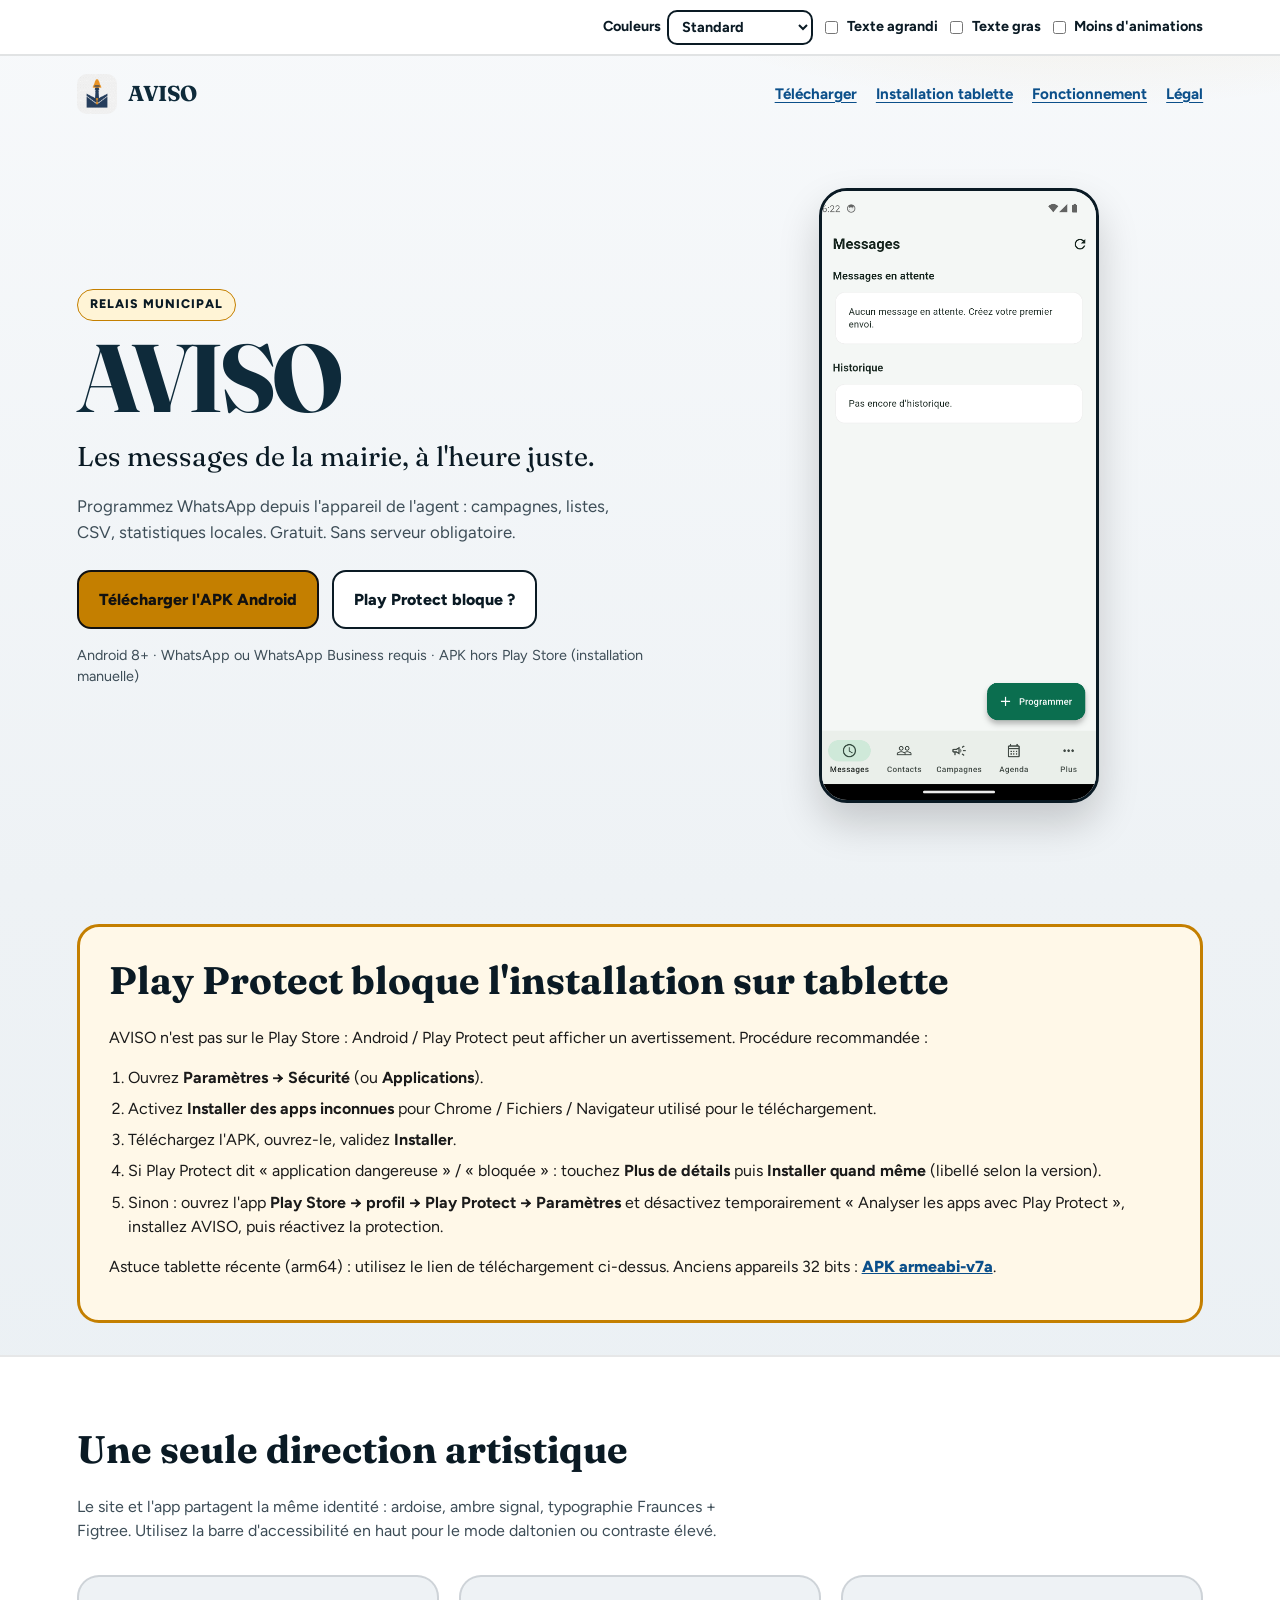
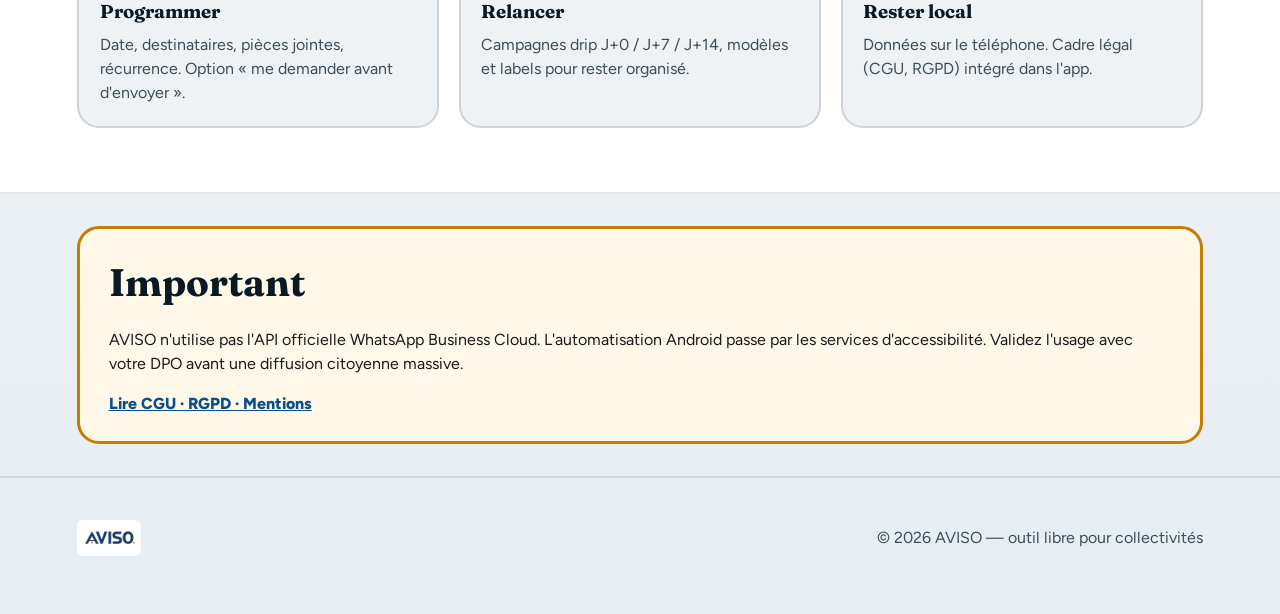
<file: index.html>
<!DOCTYPE html>
<html lang="fr" data-theme="standard">
<head>
  <meta charset="utf-8" />
  <meta http-equiv="Content-Type" content="text/html; charset=utf-8" />
  <meta name="viewport" content="width=device-width, initial-scale=1" />
  <title>AVISO — Messages de mairie, à l'heure juste</title>
  <meta name="description" content="AVISO : application Android gratuite pour programmer les messages WhatsApp de votre collectivité. Téléchargement officiel." />
  <link rel="icon" href="aviso_logo.jpg" />
  <link rel="preconnect" href="https://fonts.googleapis.com" />
  <link rel="preconnect" href="https://fonts.gstatic.com" crossorigin />
  <link href="https://fonts.googleapis.com/css2?family=Figtree:wght@400;600;700;800&amp;family=Fraunces:opsz,wght@9..144,600;9..144,700&amp;display=swap" rel="stylesheet" />
  <link rel="stylesheet" href="styles.css" />
  
<script>
(function () {
  const root = document.documentElement;
  const keys = {
    theme: 'aviso_theme',
    large: 'aviso_large',
    bold: 'aviso_bold',
    reduce: 'aviso_reduce'
  };
  function apply() {
    root.setAttribute('data-theme', localStorage.getItem(keys.theme) || 'standard');
    root.setAttribute('data-large', localStorage.getItem(keys.large) === '1' ? '1' : '0');
    root.setAttribute('data-bold', localStorage.getItem(keys.bold) === '1' ? '1' : '0');
    root.setAttribute('data-reduce', localStorage.getItem(keys.reduce) === '1' ? '1' : '0');
    const theme = document.getElementById('a11y-theme');
    if (theme) theme.value = root.getAttribute('data-theme');
    const large = document.getElementById('a11y-large');
    if (large) large.checked = root.getAttribute('data-large') === '1';
    const bold = document.getElementById('a11y-bold');
    if (bold) bold.checked = root.getAttribute('data-bold') === '1';
    const reduce = document.getElementById('a11y-reduce');
    if (reduce) reduce.checked = root.getAttribute('data-reduce') === '1';
  }
  window.avisoA11y = {
    setTheme(v) { localStorage.setItem(keys.theme, v); apply(); },
    setLarge(v) { localStorage.setItem(keys.large, v ? '1' : '0'); apply(); },
    setBold(v) { localStorage.setItem(keys.bold, v ? '1' : '0'); apply(); },
    setReduce(v) { localStorage.setItem(keys.reduce, v ? '1' : '0'); apply(); }
  };
  apply();
})();
</script>

</head>
<body>

  <a class="skip-link" href="#contenu">Aller au contenu</a>
  <div class="a11y-bar" role="region" aria-label="Options d'accessibilité">
    <label>Couleurs
      <select id="a11y-theme" onchange="avisoA11y.setTheme(this.value)" aria-label="Thème de couleurs">
        <option value="standard">Standard</option>
        <option value="colorblind">Daltonien</option>
        <option value="contrast">Contraste élevé</option>
      </select>
    </label>
    <label><input id="a11y-large" type="checkbox" onchange="avisoA11y.setLarge(this.checked)" /> Texte agrandi</label>
    <label><input id="a11y-bold" type="checkbox" onchange="avisoA11y.setBold(this.checked)" /> Texte gras</label>
    <label><input id="a11y-reduce" type="checkbox" onchange="avisoA11y.setReduce(this.checked)" /> Moins d'animations</label>
  </div>

  <header class="top">
    <a class="brand" href="./">
      <img src="aviso_logo.jpg" width="40" height="40" alt="Logo AVISO" />
      <span>AVISO</span>
    </a>
    <nav aria-label="Navigation principale">
      <a href="#telecharger">Télécharger</a>
      <a href="#installation">Installation tablette</a>
      <a href="#fonctionne">Fonctionnement</a>
      <a href="legal.html">Légal</a>
    </nav>
  </header>
  <main id="contenu">
    <section class="hero">
      <div class="hero-copy">
        <p class="eyebrow">Relais municipal</p>
        <h1>AVISO</h1>
        <p class="lead">Les messages de la mairie, à l'heure juste.</p>
        <p class="sub">
          Programmez WhatsApp depuis l'appareil de l'agent&nbsp;: campagnes,
          listes, CSV, statistiques locales. Gratuit. Sans serveur obligatoire.
        </p>
        <div class="cta-row" id="telecharger">
          <a class="btn primary" href="https://github.com/galaxie44/aviso-app/releases/latest/download/app-arm64-v8a-release.apk">Télécharger l'APK Android</a>
          <a class="btn ghost" href="#installation">Play Protect bloque ?</a>
        </div>
        <p class="fine">Android 8+ · WhatsApp ou WhatsApp Business requis · APK hors Play Store (installation manuelle)</p>
      </div>
      <div class="hero-visual" aria-hidden="true">
        <div class="beacon"></div>
        <img class="phone-shot" src="shot_accueil.png" alt="" />
      </div>
    </section>

    <section class="help" id="installation">
      <h2>Play Protect bloque l'installation sur tablette</h2>
      <p>AVISO n'est pas sur le Play Store : Android / Play Protect peut afficher un avertissement. Procédure recommandée&nbsp;:</p>
      <ol>
        <li>Ouvrez <strong>Paramètres → Sécurité</strong> (ou <strong>Applications</strong>).</li>
        <li>Activez <strong>Installer des apps inconnues</strong> pour Chrome / Fichiers / Navigateur utilisé pour le téléchargement.</li>
        <li>Téléchargez l'APK, ouvrez-le, validez <strong>Installer</strong>.</li>
        <li>Si Play Protect dit « application dangereuse » / « bloquée » : touchez <strong>Plus de détails</strong> puis <strong>Installer quand même</strong> (libellé selon la version).</li>
        <li>Sinon : ouvrez l'app <strong>Play Store → profil → Play Protect → Paramètres</strong> et désactivez temporairement « Analyser les apps avec Play Protect », installez AVISO, puis réactivez la protection.</li>
      </ol>
      <p>Astuce tablette récente (arm64) : utilisez le lien de téléchargement ci-dessus. Anciens appareils 32 bits : <a href="https://github.com/galaxie44/aviso-app/releases/latest/download/app-armeabi-v7a-release.apk">APK armeabi-v7a</a>.</p>
    </section>

    <section class="strip" id="fonctionne">
      <h2>Une seule direction artistique</h2>
      <p>Le site et l'app partagent la même identité&nbsp;: ardoise, ambre signal, typographie Fraunces + Figtree. Utilisez la barre d'accessibilité en haut pour le mode daltonien ou contraste élevé.</p>
      <div class="grid3">
        <article>
          <h3>Programmer</h3>
          <p>Date, destinataires, pièces jointes, récurrence. Option « me demander avant d'envoyer ».</p>
        </article>
        <article>
          <h3>Relancer</h3>
          <p>Campagnes drip J+0 / J+7 / J+14, modèles et labels pour rester organisé.</p>
        </article>
        <article>
          <h3>Rester local</h3>
          <p>Données sur le téléphone. Cadre légal (CGU, RGPD) intégré dans l'app.</p>
        </article>
      </div>
    </section>

    <section class="warn">
      <h2>Important</h2>
      <p>
        AVISO n'utilise pas l'API officielle WhatsApp Business Cloud. L'automatisation
        Android passe par les services d'accessibilité. Validez l'usage avec votre DPO
        avant une diffusion citoyenne massive.
      </p>
      <a href="legal.html">Lire CGU · RGPD · Mentions</a>
    </section>
  </main>
  <footer>
    <img src="aviso_wordmark.jpg" alt="AVISO" class="wordmark" />
    <p>© <span id="y"></span> AVISO — outil libre pour collectivités</p>
  </footer>
  <script>document.getElementById('y').textContent = new Date().getFullYear()</script>
</body>
</html>
</file>
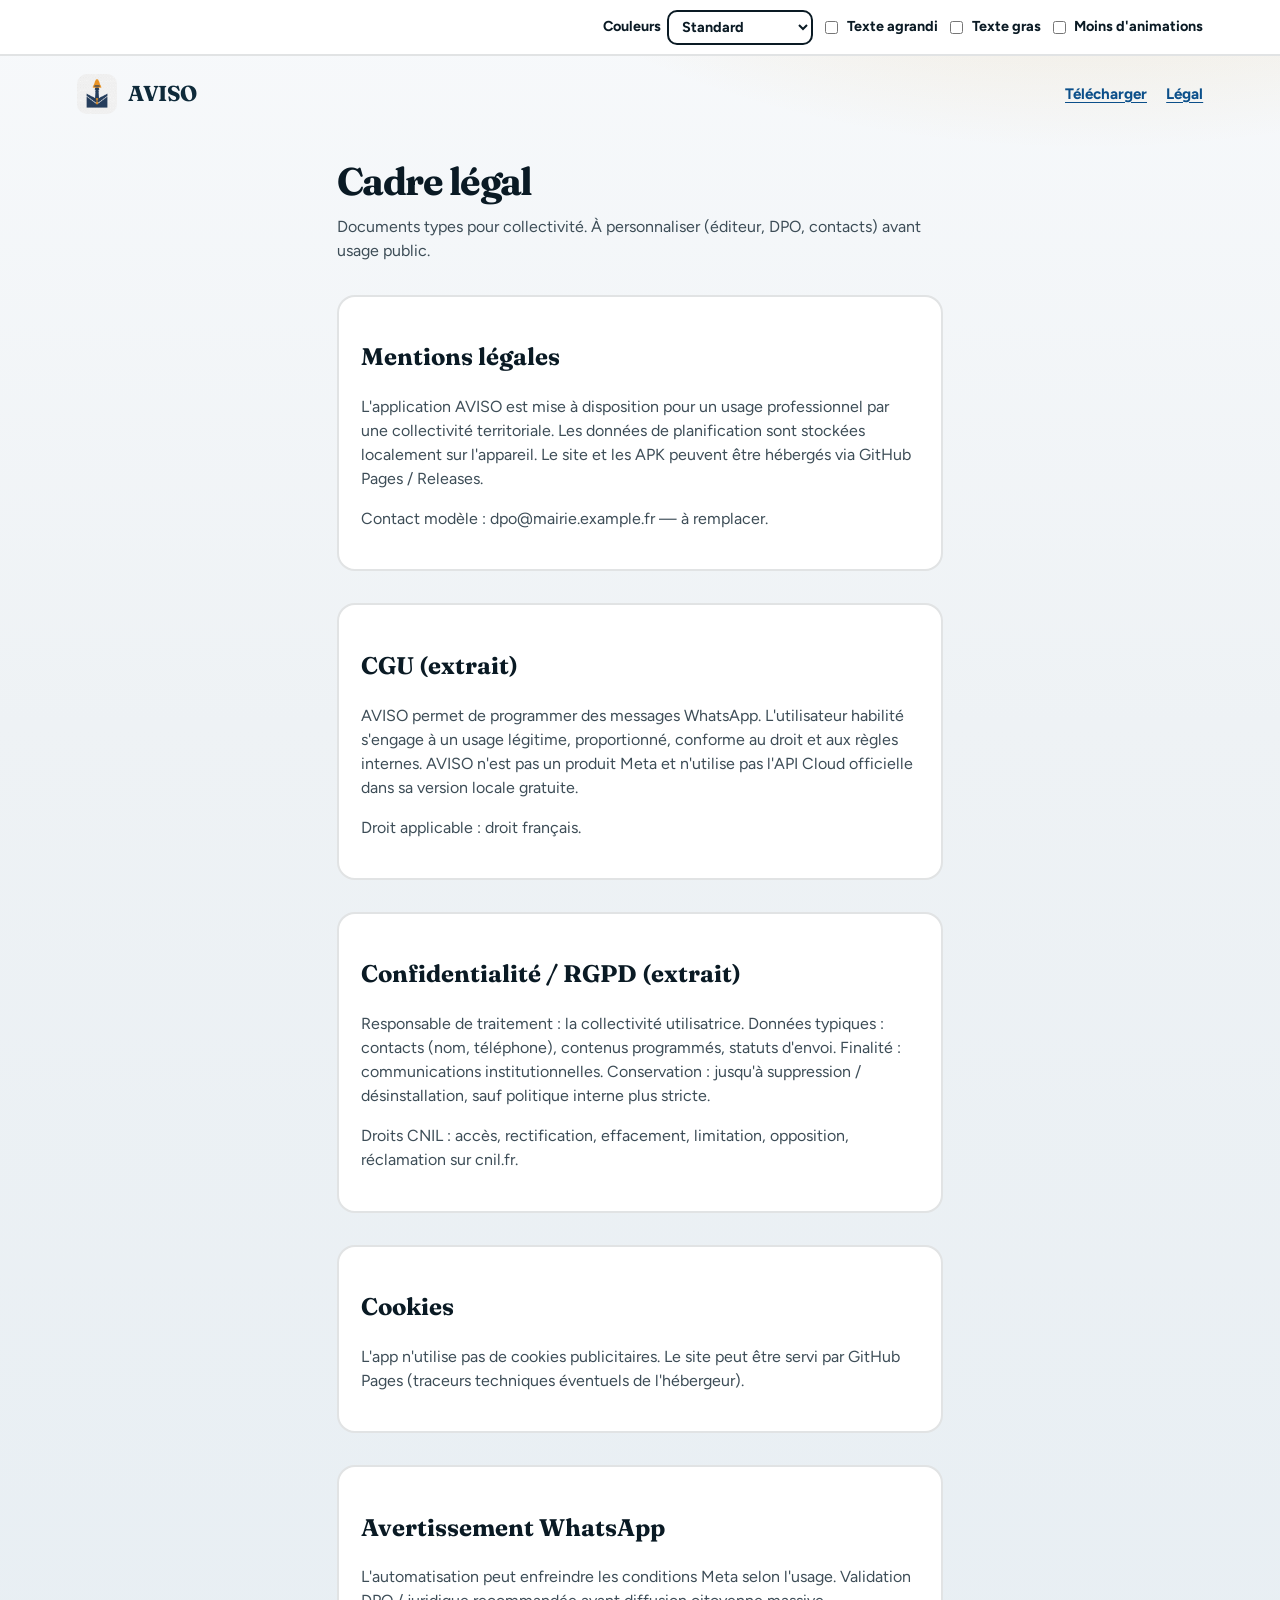
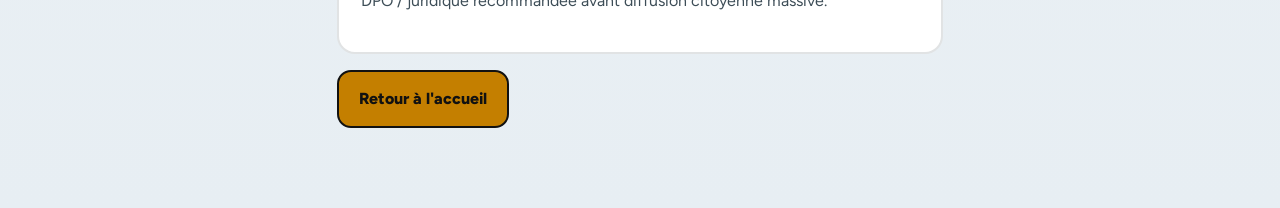
<file: legal.html>
<!DOCTYPE html>
<html lang="fr" data-theme="standard">
<head>
  <meta charset="utf-8" />
  <meta http-equiv="Content-Type" content="text/html; charset=utf-8" />
  <meta name="viewport" content="width=device-width, initial-scale=1" />
  <title>AVISO — Cadre légal</title>
  <link rel="icon" href="aviso_logo.jpg" />
  <link href="https://fonts.googleapis.com/css2?family=Figtree:wght@400;600;700;800&amp;family=Fraunces:opsz,wght@9..144,600;9..144,700&amp;display=swap" rel="stylesheet" />
  <link rel="stylesheet" href="styles.css" />
  
<script>
(function () {
  const root = document.documentElement;
  const keys = {
    theme: 'aviso_theme',
    large: 'aviso_large',
    bold: 'aviso_bold',
    reduce: 'aviso_reduce'
  };
  function apply() {
    root.setAttribute('data-theme', localStorage.getItem(keys.theme) || 'standard');
    root.setAttribute('data-large', localStorage.getItem(keys.large) === '1' ? '1' : '0');
    root.setAttribute('data-bold', localStorage.getItem(keys.bold) === '1' ? '1' : '0');
    root.setAttribute('data-reduce', localStorage.getItem(keys.reduce) === '1' ? '1' : '0');
    const theme = document.getElementById('a11y-theme');
    if (theme) theme.value = root.getAttribute('data-theme');
    const large = document.getElementById('a11y-large');
    if (large) large.checked = root.getAttribute('data-large') === '1';
    const bold = document.getElementById('a11y-bold');
    if (bold) bold.checked = root.getAttribute('data-bold') === '1';
    const reduce = document.getElementById('a11y-reduce');
    if (reduce) reduce.checked = root.getAttribute('data-reduce') === '1';
  }
  window.avisoA11y = {
    setTheme(v) { localStorage.setItem(keys.theme, v); apply(); },
    setLarge(v) { localStorage.setItem(keys.large, v ? '1' : '0'); apply(); },
    setBold(v) { localStorage.setItem(keys.bold, v ? '1' : '0'); apply(); },
    setReduce(v) { localStorage.setItem(keys.reduce, v ? '1' : '0'); apply(); }
  };
  apply();
})();
</script>

</head>
<body>

  <a class="skip-link" href="#contenu">Aller au contenu</a>
  <div class="a11y-bar" role="region" aria-label="Options d'accessibilité">
    <label>Couleurs
      <select id="a11y-theme" onchange="avisoA11y.setTheme(this.value)" aria-label="Thème de couleurs">
        <option value="standard">Standard</option>
        <option value="colorblind">Daltonien</option>
        <option value="contrast">Contraste élevé</option>
      </select>
    </label>
    <label><input id="a11y-large" type="checkbox" onchange="avisoA11y.setLarge(this.checked)" /> Texte agrandi</label>
    <label><input id="a11y-bold" type="checkbox" onchange="avisoA11y.setBold(this.checked)" /> Texte gras</label>
    <label><input id="a11y-reduce" type="checkbox" onchange="avisoA11y.setReduce(this.checked)" /> Moins d'animations</label>
  </div>

  <header class="top">
    <a class="brand" href="./">
      <img src="aviso_logo.jpg" width="40" height="40" alt="Logo AVISO" />
      <span>AVISO</span>
    </a>
    <nav aria-label="Navigation">
      <a href="./#telecharger">Télécharger</a>
      <a href="legal.html">Légal</a>
    </nav>
  </header>
  <div class="legal-wrap" id="contenu">
    <h1>Cadre légal</h1>
    <p>Documents types pour collectivité. À personnaliser (éditeur, DPO, contacts) avant usage public.</p>
    <article>
      <h2>Mentions légales</h2>
      <p>L'application AVISO est mise à disposition pour un usage professionnel par une collectivité territoriale. Les données de planification sont stockées localement sur l'appareil. Le site et les APK peuvent être hébergés via GitHub Pages / Releases.</p>
      <p>Contact modèle : dpo@mairie.example.fr — à remplacer.</p>
    </article>
    <article>
      <h2>CGU (extrait)</h2>
      <p>AVISO permet de programmer des messages WhatsApp. L'utilisateur habilité s'engage à un usage légitime, proportionné, conforme au droit et aux règles internes. AVISO n'est pas un produit Meta et n'utilise pas l'API Cloud officielle dans sa version locale gratuite.</p>
      <p>Droit applicable : droit français.</p>
    </article>
    <article>
      <h2>Confidentialité / RGPD (extrait)</h2>
      <p>Responsable de traitement : la collectivité utilisatrice. Données typiques : contacts (nom, téléphone), contenus programmés, statuts d'envoi. Finalité : communications institutionnelles. Conservation : jusqu'à suppression / désinstallation, sauf politique interne plus stricte.</p>
      <p>Droits CNIL : accès, rectification, effacement, limitation, opposition, réclamation sur cnil.fr.</p>
    </article>
    <article>
      <h2>Cookies</h2>
      <p>L'app n'utilise pas de cookies publicitaires. Le site peut être servi par GitHub Pages (traceurs techniques éventuels de l'hébergeur).</p>
    </article>
    <article>
      <h2>Avertissement WhatsApp</h2>
      <p>L'automatisation peut enfreindre les conditions Meta selon l'usage. Validation DPO / juridique recommandée avant diffusion citoyenne massive.</p>
    </article>
    <p><a class="btn primary" href="./">Retour à l'accueil</a></p>
  </div>
</body>
</html>
</file>
<file: styles.css>
:root {
  --slate: #0e2a3a;
  --slate-soft: #1a3f52;
  --amber: #c47f00;
  --amber-soft: #fff4d6;
  --mist: #eef2f5;
  --ink: #0a1a24;
  --muted: #3d4d57;
  --chalk: #ffffff;
  --warn-bg: #fff8e8;
  --warn-border: #c47f00;
  --warn-text: #1a1a1a;
  --link: #0b4f8a;
  --focus: #c47f00;
  --radius: 22px;
  --font-scale: 1;
}

html[data-theme="colorblind"] {
  --slate: #003a70;
  --slate-soft: #00509e;
  --amber: #e69f00;
  --amber-soft: #fff3d6;
  --mist: #f5f7fa;
  --ink: #111827;
  --muted: #374151;
  --warn-bg: #fff4d0;
  --warn-border: #e69f00;
  --warn-text: #111827;
  --link: #0072b2;
  --focus: #e69f00;
}

html[data-theme="contrast"] {
  --slate: #000000;
  --slate-soft: #111111;
  --amber: #ffd400;
  --amber-soft: #fff7b0;
  --mist: #ffffff;
  --ink: #000000;
  --muted: #111111;
  --chalk: #ffffff;
  --warn-bg: #fff000;
  --warn-border: #000000;
  --warn-text: #000000;
  --link: #0000ee;
  --focus: #ffd400;
  --radius: 8px;
}

html[data-large="1"] { --font-scale: 1.2; }
html[data-bold="1"] body { font-weight: 600; }
html[data-bold="1"] h1, html[data-bold="1"] h2, html[data-bold="1"] h3,
html[data-bold="1"] .btn, html[data-bold="1"] .brand { font-weight: 800; }

* { box-sizing: border-box; }
html { scroll-behavior: smooth; }
body {
  margin: 0;
  font-family: Figtree, system-ui, sans-serif;
  font-size: calc(16px * var(--font-scale));
  color: var(--ink);
  background:
    radial-gradient(1200px 600px at 85% -10%, color-mix(in srgb, var(--amber) 22%, transparent), transparent 55%),
    linear-gradient(180deg, #f7f9fb 0%, var(--mist) 40%, #e7eef3 100%);
  min-height: 100vh;
  line-height: 1.5;
}

.skip-link {
  position: absolute;
  left: -9999px;
  top: 0;
  background: var(--amber);
  color: #000;
  padding: .7rem 1rem;
  z-index: 100;
  font-weight: 800;
}
.skip-link:focus { left: 1rem; top: 1rem; }

.noise {
  pointer-events: none;
  position: fixed;
  inset: 0;
  opacity: .03;
  background-image: url("data:image/svg+xml,%3Csvg viewBox='0 0 200 200' xmlns='http://www.w3.org/2000/svg'%3E%3Cfilter id='n'%3E%3CfeTurbulence type='fractalNoise' baseFrequency='0.85' numOctaves='3' stitchTiles='stitch'/%3E%3C/filter%3E%3Crect width='100%25' height='100%25' filter='url(%23n)'/%3E%3C/svg%3E");
  z-index: 0;
}
html[data-theme="contrast"] .noise { display: none; }
.top, main, footer, .a11y-bar { position: relative; z-index: 1; }

.a11y-bar {
  display: flex;
  flex-wrap: wrap;
  gap: .5rem;
  align-items: center;
  justify-content: flex-end;
  padding: .6rem 6vw;
  background: var(--chalk);
  border-bottom: 2px solid color-mix(in srgb, var(--ink) 12%, transparent);
}
.a11y-bar label {
  display: inline-flex;
  gap: .35rem;
  align-items: center;
  font-size: .9rem;
  font-weight: 700;
  color: var(--ink);
}
.a11y-bar select, .a11y-bar button {
  font: inherit;
  font-weight: 700;
  border: 2px solid var(--ink);
  border-radius: 10px;
  padding: .35rem .55rem;
  background: var(--chalk);
  color: var(--ink);
  cursor: pointer;
}
.a11y-bar button:focus, .a11y-bar select:focus, a:focus, .btn:focus {
  outline: 3px solid var(--focus);
  outline-offset: 2px;
}

.top {
  display: flex;
  align-items: center;
  justify-content: space-between;
  padding: 1.1rem 6vw;
}
.brand {
  display: flex;
  gap: .7rem;
  align-items: center;
  text-decoration: none;
  color: var(--slate);
  font-family: Fraunces, Georgia, serif;
  font-weight: 700;
  font-size: 1.35rem;
  letter-spacing: -.02em;
}
.brand img { border-radius: 10px; }
nav { display: flex; gap: 1.2rem; }
nav a {
  color: var(--link);
  text-decoration: underline;
  text-underline-offset: 3px;
  font-weight: 700;
  font-size: .95rem;
}
nav a:hover { color: var(--slate); }

.hero {
  display: grid;
  grid-template-columns: 1.1fr .9fr;
  gap: 2.5rem;
  align-items: center;
  padding: 2rem 6vw 4rem;
  min-height: calc(100vh - 140px);
}
.eyebrow {
  display: inline-block;
  margin: 0 0 .8rem;
  padding: .35rem .75rem;
  border-radius: 999px;
  background: var(--amber-soft);
  color: var(--ink);
  border: 1px solid var(--amber);
  font-size: .78rem;
  font-weight: 800;
  letter-spacing: .08em;
  text-transform: uppercase;
}
h1 {
  margin: 0;
  font-family: Fraunces, Georgia, serif;
  font-size: clamp(3.4rem, 8vw, 6rem);
  line-height: .92;
  letter-spacing: -.04em;
  color: var(--slate);
}
.lead {
  margin: .9rem 0 0;
  font-family: Fraunces, Georgia, serif;
  font-size: clamp(1.25rem, 2.4vw, 1.7rem);
  color: var(--ink);
}
.sub {
  margin: 1.1rem 0 0;
  max-width: 34rem;
  color: var(--muted);
  font-size: 1.05rem;
}
.cta-row {
  display: flex;
  flex-wrap: wrap;
  gap: .8rem;
  margin-top: 1.6rem;
}
.btn {
  display: inline-flex;
  align-items: center;
  justify-content: center;
  padding: .95rem 1.25rem;
  border-radius: 14px;
  font-weight: 800;
  text-decoration: none;
  border: 2px solid transparent;
}
.btn.primary {
  background: var(--amber);
  color: #111;
  border-color: #111;
}
.btn.primary:hover { filter: brightness(0.95); }
.btn.ghost {
  background: var(--chalk);
  color: var(--ink);
  border-color: var(--ink);
}
.fine {
  margin-top: 1rem;
  color: var(--muted);
  font-size: .9rem;
}

.hero-visual {
  position: relative;
  display: grid;
  place-items: center;
  min-height: 520px;
}
.beacon {
  position: absolute;
  width: 280px;
  height: 280px;
  border-radius: 50%;
  background: radial-gradient(circle, color-mix(in srgb, var(--amber) 50%, transparent), transparent 68%);
  filter: blur(8px);
}
html[data-reduce="1"] .beacon { display: none; }
.phone-shot {
  position: relative;
  width: min(280px, 70vw);
  border-radius: 28px;
  border: 3px solid var(--ink);
  box-shadow: 0 20px 40px rgba(0,0,0,.18);
  background: var(--chalk);
}

.strip {
  padding: 4rem 6vw;
  background: var(--chalk);
  border-top: 2px solid color-mix(in srgb, var(--ink) 10%, transparent);
  border-bottom: 2px solid color-mix(in srgb, var(--ink) 10%, transparent);
}
.strip h2, .warn h2, .help h2 {
  font-family: Fraunces, Georgia, serif;
  font-size: clamp(1.8rem, 3vw, 2.4rem);
  margin: 0 0 .6rem;
  color: var(--ink);
}
.strip > p { color: var(--muted); max-width: 40rem; }
.grid3 {
  display: grid;
  grid-template-columns: repeat(3, 1fr);
  gap: 1.2rem;
  margin-top: 2rem;
}
.grid3 article {
  padding: 1.3rem;
  border-radius: var(--radius);
  background: var(--mist);
  border: 2px solid color-mix(in srgb, var(--ink) 14%, transparent);
}
.grid3 h3 {
  margin: 0 0 .45rem;
  font-family: Fraunces, Georgia, serif;
  color: var(--ink);
}
.grid3 p { margin: 0; color: var(--muted); }

.warn, .help {
  margin: 2rem 6vw;
  padding: 1.6rem 1.8rem;
  border-radius: var(--radius);
  background: var(--warn-bg);
  color: var(--warn-text);
  border: 3px solid var(--warn-border);
}
.warn a, .help a {
  color: var(--link);
  font-weight: 800;
  text-decoration: underline;
}
.help ol { padding-left: 1.2rem; }
.help li { margin: .45rem 0; }

footer {
  padding: 2rem 6vw 3rem;
  display: flex;
  flex-wrap: wrap;
  gap: 1rem;
  align-items: center;
  justify-content: space-between;
  color: var(--muted);
  border-top: 2px solid color-mix(in srgb, var(--ink) 10%, transparent);
}
.wordmark {
  height: 36px;
  width: auto;
  border-radius: 6px;
}

.legal-wrap {
  max-width: 760px;
  margin: 0 auto;
  padding: 2rem 6vw 4rem;
}
.legal-wrap h1 { font-size: 2.4rem; color: var(--ink); }
.legal-wrap article {
  margin-top: 2rem;
  padding: 1.4rem;
  background: var(--chalk);
  border-radius: 18px;
  border: 2px solid color-mix(in srgb, var(--ink) 12%, transparent);
}
.legal-wrap h2 {
  font-family: Fraunces, Georgia, serif;
  color: var(--ink);
}
.legal-wrap p, .legal-wrap li { color: var(--muted); }

@media (max-width: 900px) {
  .hero { grid-template-columns: 1fr; min-height: auto; padding-top: 1rem; }
  .hero-visual { min-height: 420px; order: -1; }
  .grid3 { grid-template-columns: 1fr; }
  nav { display: none; }
}

@media (prefers-reduced-motion: reduce) {
  html { scroll-behavior: auto; }
  .beacon { display: none; }
}
</file>
